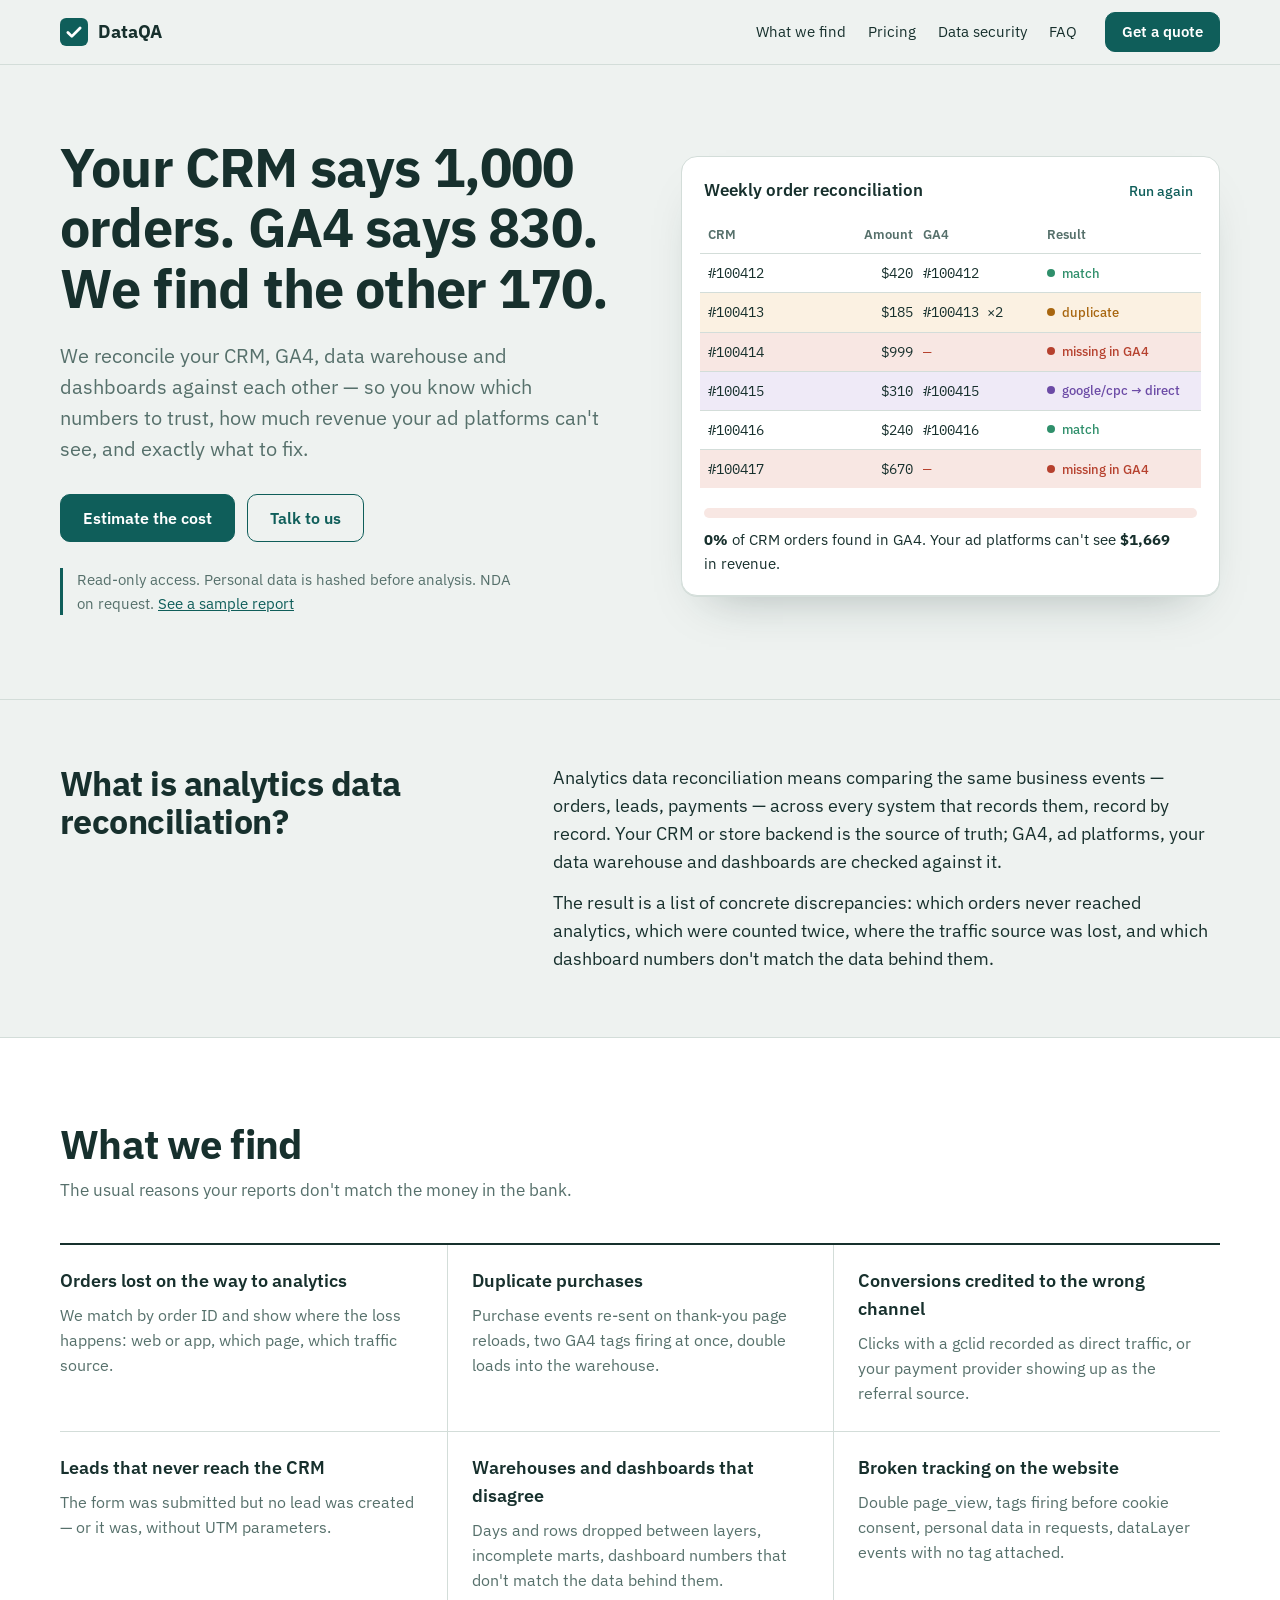
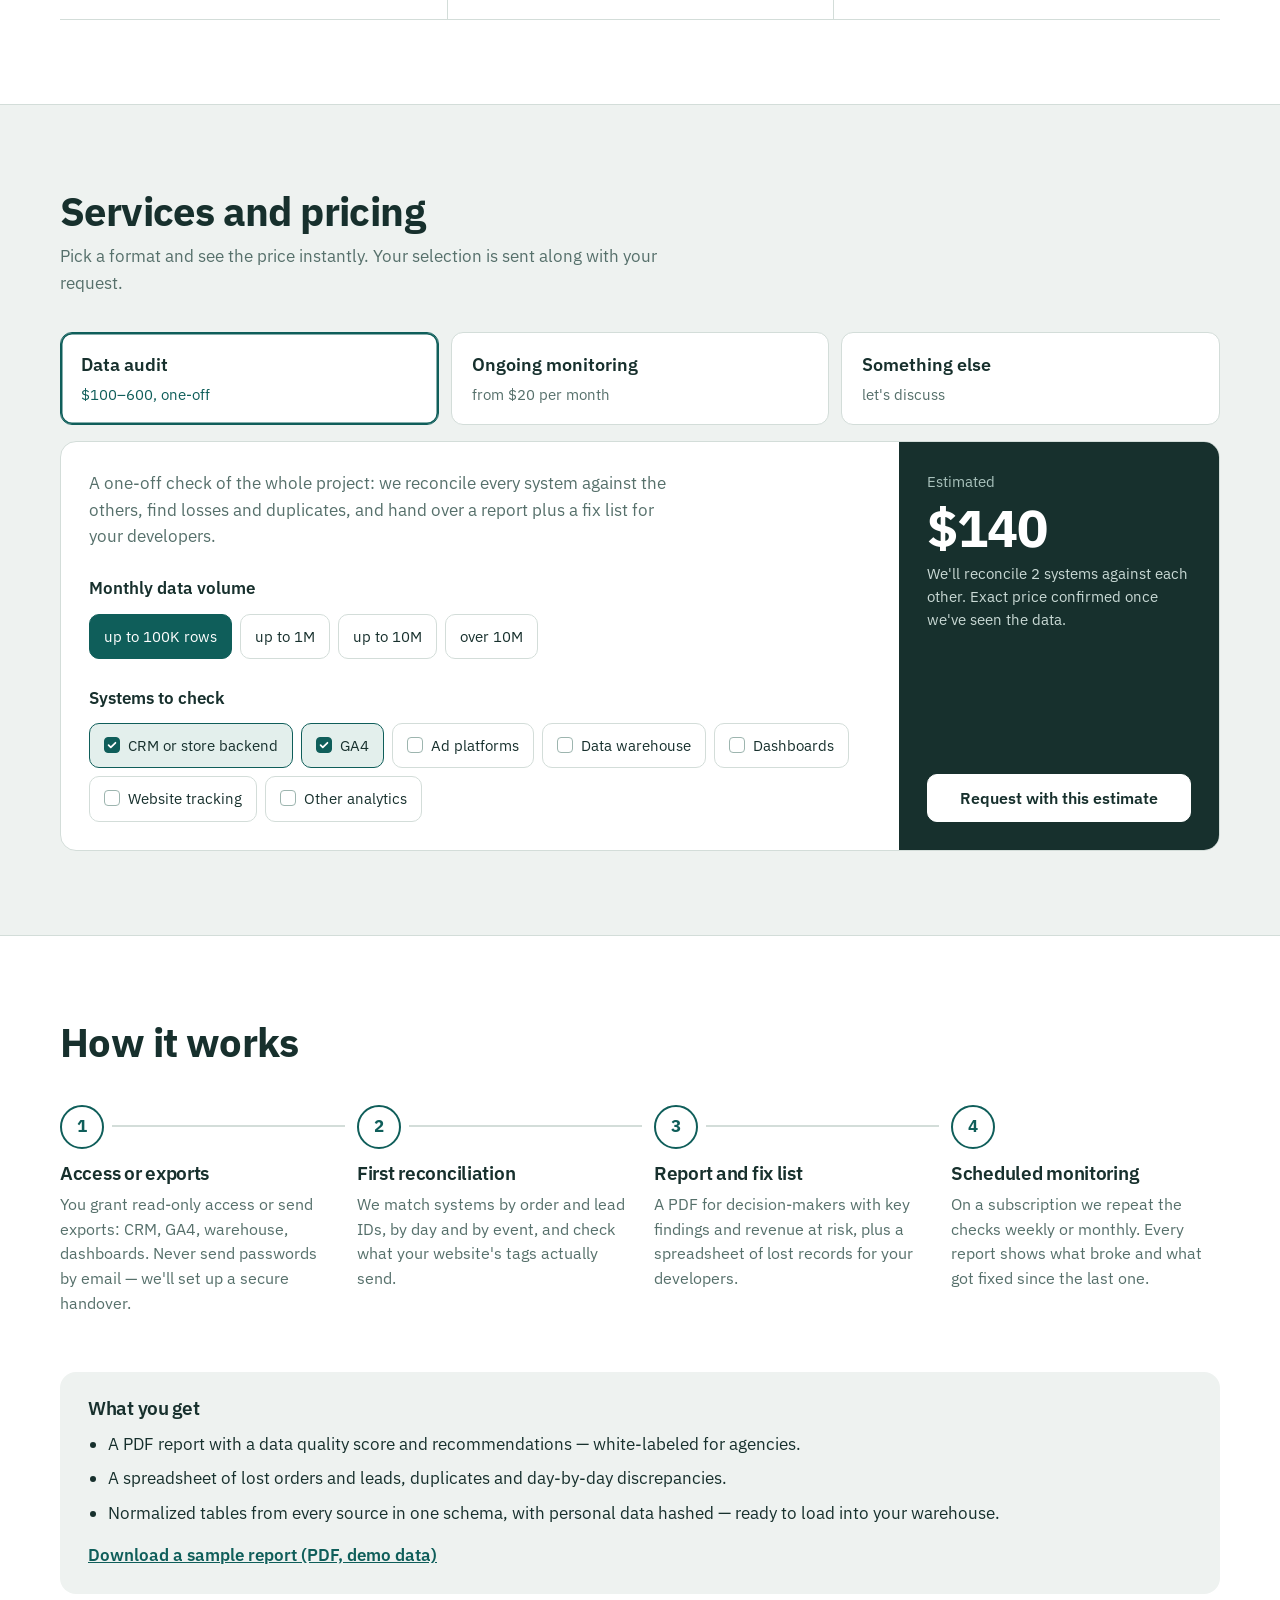
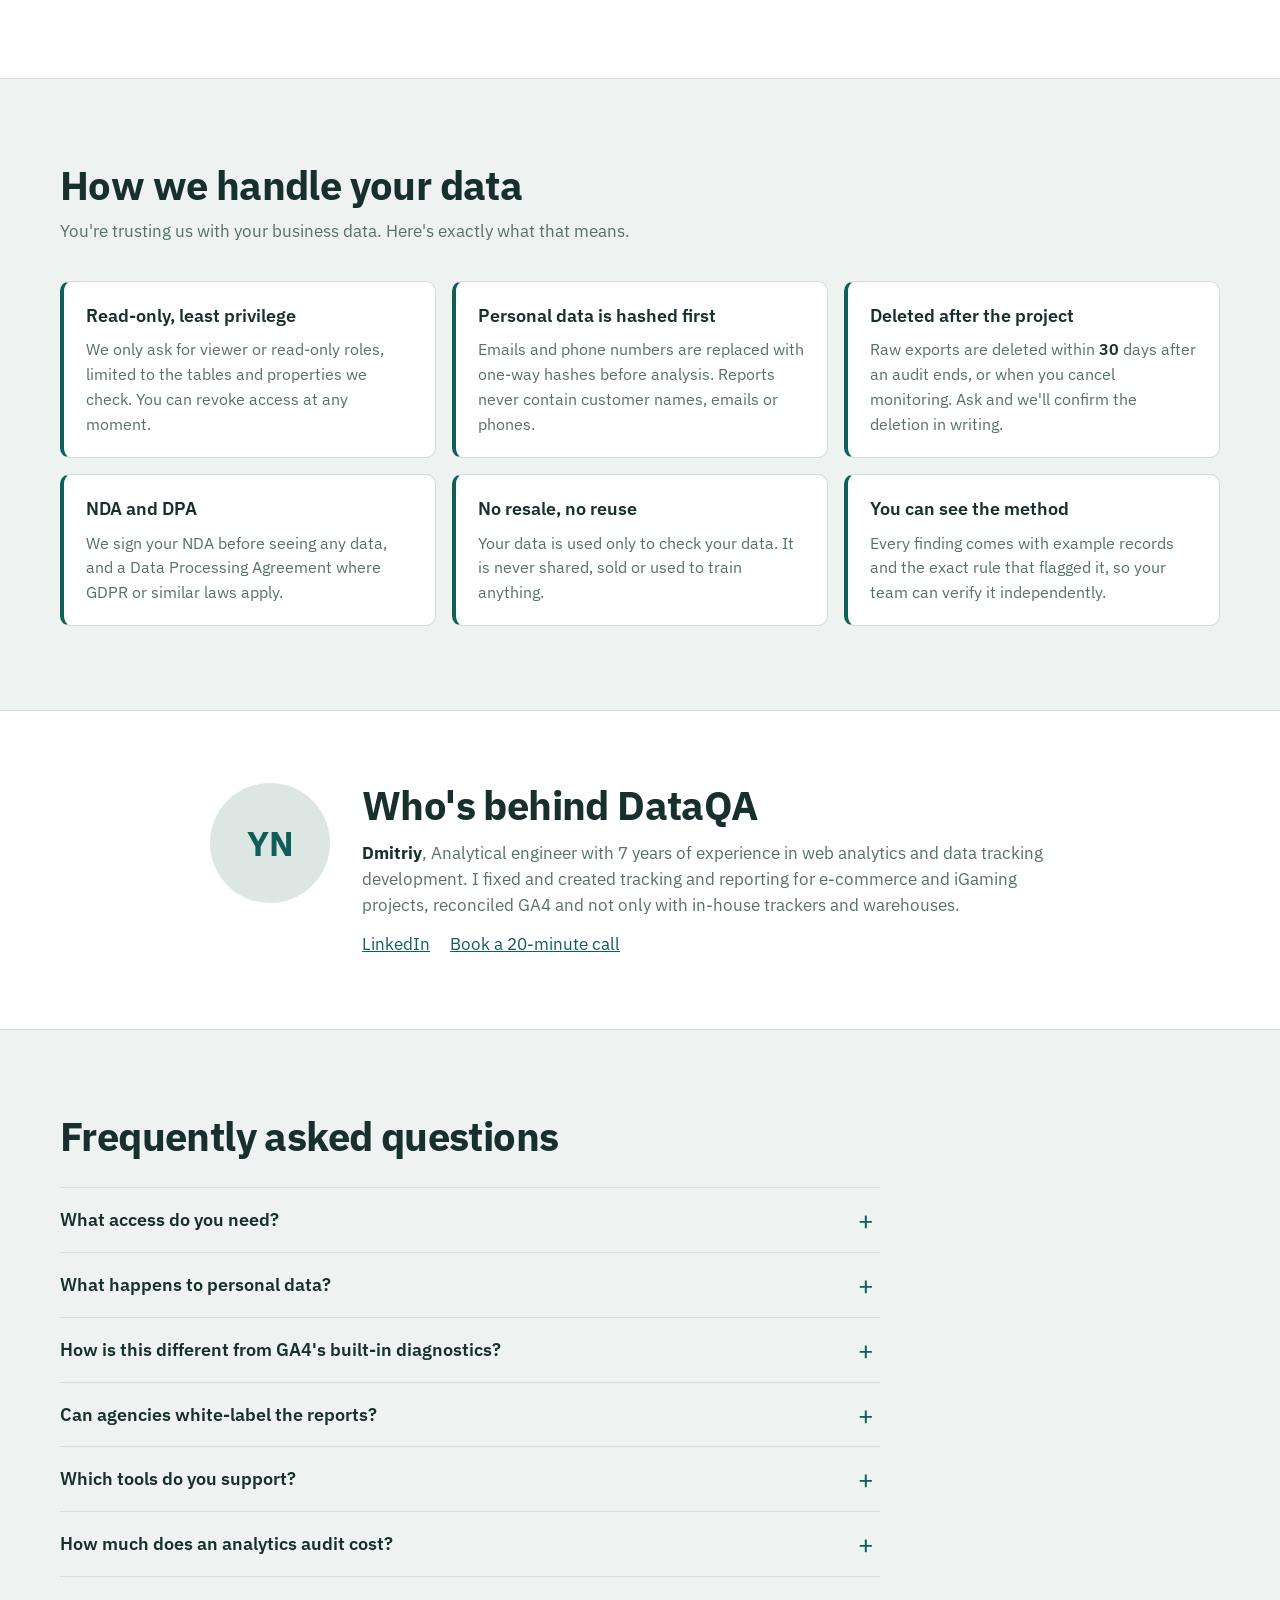
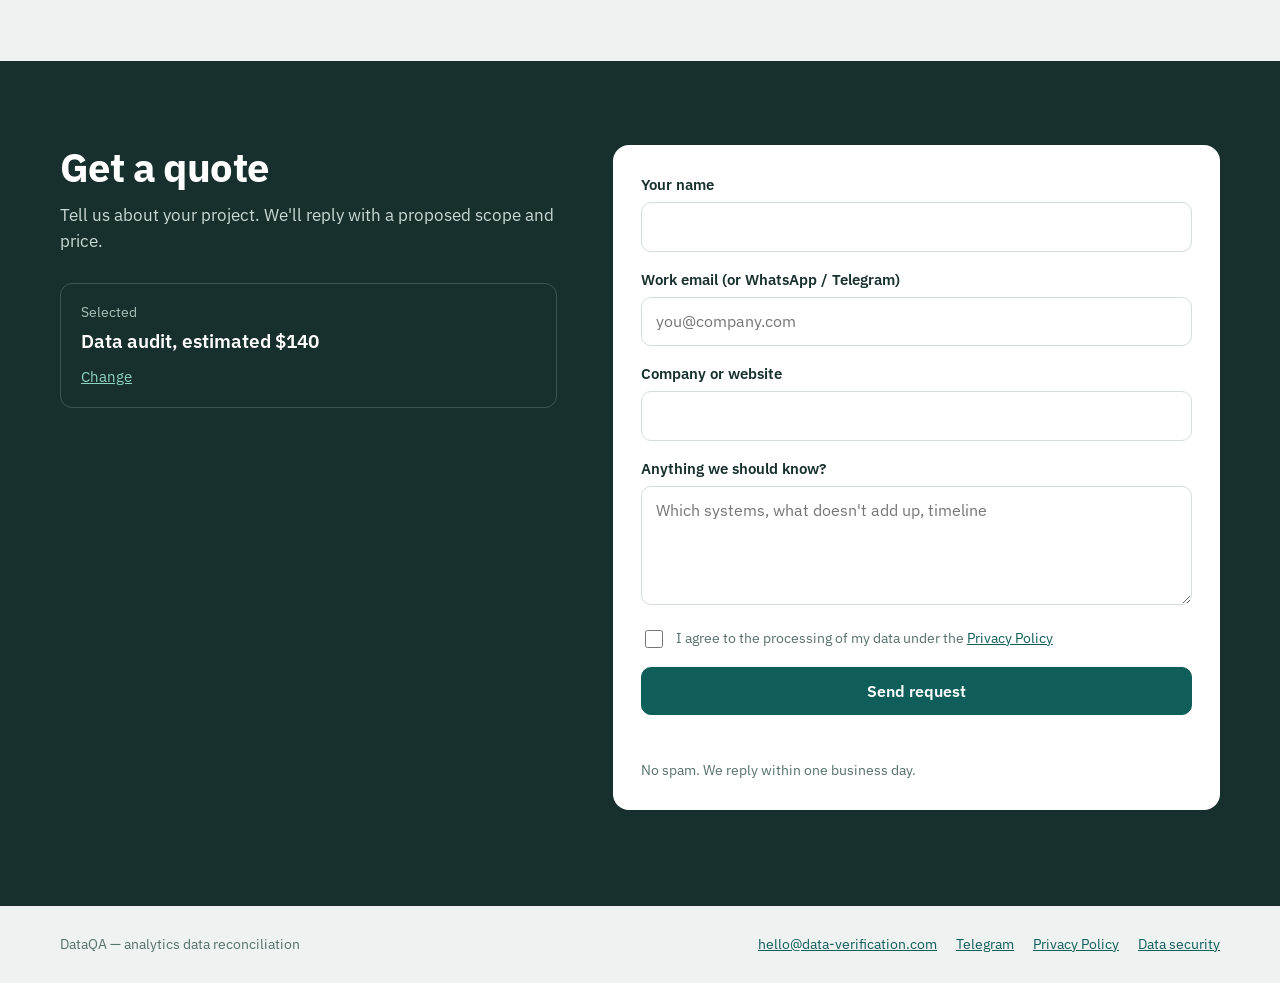
<file: index.html>
<!doctype html>
<html lang="en">
<head>
  <meta charset="utf-8">
  <meta name="viewport" content="width=device-width, initial-scale=1">
  <title>DataQA — Analytics data reconciliation for agencies and online stores</title>
  <meta name="description" content="We reconcile your CRM, GA4, data warehouse and dashboards against each other. Find lost orders, duplicate purchases and missing traffic sources. One-off audit $100–600, ongoing monitoring from $20/month.">
  <link rel="canonical" href="https://vaitern1.github.io/site/">
  <meta name="robots" content="index, follow, max-snippet:-1">
  <meta property="og:type" content="website">
  <meta property="og:url" content="https://vaitern1.github.io/site/">
  <meta property="og:title" content="DataQA — find the orders your analytics never counted">
  <meta property="og:description" content="Reconcile CRM, GA4, warehouse and dashboards. Audit from $100, monitoring from $20/month.">
  <meta name="twitter:card" content="summary">
  <link rel="icon" href="data:image/svg+xml,<svg xmlns='http://www.w3.org/2000/svg' viewBox='0 0 32 32'><rect width='32' height='32' rx='7' fill='%230F5E5A'/><path d='M9 16.5l4.5 4.5L23 11.5' stroke='white' stroke-width='3.2' fill='none' stroke-linecap='round' stroke-linejoin='round'/></svg>">
  <link rel="preconnect" href="https://fonts.googleapis.com">
  <link rel="preconnect" href="https://fonts.gstatic.com" crossorigin>
  <link href="https://fonts.googleapis.com/css2?family=IBM+Plex+Mono:wght@400;500&family=IBM+Plex+Sans:wght@400;500;600;700&display=swap" rel="stylesheet">
  <link rel="stylesheet" href="styles.css">

  <!-- Structured data: helps Google and AI assistants understand the service, prices and FAQ.
       Domain and contacts: data-verification.com — to switch zone run ./set-domain.sh -->
  <script type="application/ld+json">
  {
    "@context": "https://schema.org",
    "@graph": [
      {
        "@type": "ProfessionalService",
        "@id": "https://vaitern1.github.io/site/#business",
        "name": "DataQA",
        "url": "https://vaitern1.github.io/site/",
        "description": "Analytics data reconciliation service. We compare CRM, GA4, ad platforms, data warehouses and dashboards against each other to find lost orders, duplicate purchases, missing traffic sources and broken tracking.",
        "areaServed": "Worldwide",
        "priceRange": "$20–$600",
        "email": "dmity91@gmail.com",
        "knowsAbout": ["GA4", "Google Analytics 4", "BigQuery", "data reconciliation", "conversion tracking", "Google Tag Manager", "data quality", "CRM attribution", "server-side tracking", "data warehouse QA"],
        "makesOffer": [
          {
            "@type": "Offer",
            "name": "Analytics data audit",
            "description": "One-off reconciliation of all systems in a project: CRM, GA4, ad platforms, warehouse, dashboards and on-site tracking. PDF report and fix list.",
            "priceSpecification": { "@type": "PriceSpecification", "minPrice": 100, "maxPrice": 600, "priceCurrency": "USD" }
          },
          {
            "@type": "Offer",
            "name": "Data quality monitoring — per report",
            "description": "Scheduled reconciliation of one report or dashboard against source data.",
            "priceSpecification": { "@type": "UnitPriceSpecification", "price": 20, "priceCurrency": "USD", "unitText": "per report per month" }
          },
          {
            "@type": "Offer",
            "name": "Data quality monitoring — whole project",
            "description": "Scheduled reconciliation of every system, warehouse layer, dashboard and on-site tracker in a project.",
            "priceSpecification": { "@type": "UnitPriceSpecification", "price": 150, "priceCurrency": "USD", "unitText": "per month" }
          }
        ]
      },
      {
        "@type": "FAQPage",
        "mainEntity": [
          { "@type": "Question", "name": "What access do you need?",
            "acceptedAnswer": { "@type": "Answer", "text": "Read-only access only: viewer role in GA4 or BigQuery, read-only CRM user, a warehouse user with SELECT on the tables we check. If you can't grant access, we work from exports in any format: CSV, Excel, JSON." } },
          { "@type": "Question", "name": "What happens to personal data?",
            "acceptedAnswer": { "@type": "Answer", "text": "It never reaches reports or normalized tables: emails and phone numbers are replaced with one-way hashes. Records can still be matched across systems by hash, but the original data cannot be restored." } },
          { "@type": "Question", "name": "How is this different from GA4's built-in diagnostics?",
            "acceptedAnswer": { "@type": "Answer", "text": "GA4 diagnostics only look at GA4. We compare GA4 with your CRM, warehouse, dashboards and what your website actually sends, order by order, and check your project's own business rules." } },
          { "@type": "Question", "name": "Can agencies white-label the reports?",
            "acceptedAnswer": { "@type": "Answer", "text": "Yes. PDF reports carry your agency name, contact and brand color. Monitoring can be added one client project at a time." } },
          { "@type": "Question", "name": "How much does an analytics audit cost?",
            "acceptedAnswer": { "@type": "Answer", "text": "From $100 to $600 depending on data volume and the number of systems. Ongoing monitoring costs $20 per month per report or dashboard, or $150 per month for a whole project." } }
        ]
      }
    ]
  }
  </script>

  <!-- ================================================================
       TRACKING (in <head>): paste Google Tag Manager, GA4 (gtag.js),
       ad pixels or your own tracker here.
       The site pushes these events to window.dataLayer:
         service_select    — a service tab was chosen (service)
         calculator_change — the estimate changed (service, price)
         form_start        — the request form was started
         generate_lead     — the request was sent (lead_id, service, value, currency)
       Catch them in GTM with "Custom Event" triggers.
       ================================================================ -->

  <script src="config.js"></script>
</head>
<body>
  <!-- TRACKING (right after <body>): the <noscript> part of Google Tag Manager goes here -->

  <a class="skip" href="#main">Skip to content</a>

  <header class="top">
    <div class="wrap top__in">
      <a class="logo" href="#" aria-label="DataQA — back to top">
        <svg viewBox="0 0 32 32" width="28" height="28" aria-hidden="true"><rect width="32" height="32" rx="7" fill="currentColor"/><path d="M9 16.5l4.5 4.5L23 11.5" stroke="#fff" stroke-width="3.2" fill="none" stroke-linecap="round" stroke-linejoin="round"/></svg>
        <span>DataQA</span>
      </a>
      <nav class="nav" aria-label="Sections">
        <a href="#finds">What we find</a>
        <a href="#services">Pricing</a>
        <a href="#security">Data security</a>
        <a href="#faq">FAQ</a>
      </nav>
      <a class="btn btn--small" href="#lead">Get a quote</a>
    </div>
  </header>

  <main id="main">
    <!-- HERO -->
    <section class="hero">
      <div class="wrap hero__in">
        <div class="hero__text">
          <h1>Your CRM says 1,000 orders. GA4 says 830. We find the other 170.</h1>
          <p class="hero__lead">We reconcile your CRM, GA4, data warehouse and dashboards against each other — so you know which numbers to trust, how much revenue your ad platforms can't see, and exactly what to fix.</p>
          <div class="hero__cta">
            <a class="btn" href="#services">Estimate the cost</a>
            <a class="btn btn--ghost" href="#lead">Talk to us</a>
          </div>
          <p class="hero__note">Read-only access. Personal data is hashed before analysis. NDA on request. <a href="sample-report.pdf" target="_blank" rel="noopener">See a sample report</a></p>
        </div>

        <figure class="ledger" aria-label="Example: reconciling CRM orders with GA4 purchases">
          <figcaption class="ledger__head">
            <span>Weekly order reconciliation</span>
            <button class="ledger__replay" type="button" id="replay">Run again</button>
          </figcaption>
          <div class="ledger__cols" role="table">
            <div class="ledger__row ledger__row--h" role="row">
              <span role="columnheader">CRM</span><span role="columnheader">Amount</span><span role="columnheader">GA4</span><span role="columnheader">Result</span>
            </div>
            <div class="ledger__row" role="row" data-state="ok"><span>#100412</span><span>$420</span><span>#100412</span><span class="st">match</span></div>
            <div class="ledger__row" role="row" data-state="dup"><span>#100413</span><span>$185</span><span>#100413 ×2</span><span class="st">duplicate</span></div>
            <div class="ledger__row" role="row" data-state="miss"><span>#100414</span><span>$999</span><span>—</span><span class="st">missing in GA4</span></div>
            <div class="ledger__row" role="row" data-state="src"><span>#100415</span><span>$310</span><span>#100415</span><span class="st">google/cpc → direct</span></div>
            <div class="ledger__row" role="row" data-state="ok"><span>#100416</span><span>$240</span><span>#100416</span><span class="st">match</span></div>
            <div class="ledger__row" role="row" data-state="miss"><span>#100417</span><span>$670</span><span>—</span><span class="st">missing in GA4</span></div>
          </div>
          <div class="ledger__sum">
            <div class="meter" aria-hidden="true"><i id="meter"></i></div>
            <p><b id="found">0%</b> of CRM orders found in GA4. Your ad platforms can't see <b>$1,669</b> in&nbsp;revenue.</p>
          </div>
        </figure>
      </div>
    </section>

    <!-- DEFINITION: written to be quotable by search and AI assistants -->
    <section class="define" id="what">
      <div class="wrap define__in">
        <h2>What is analytics data reconciliation?</h2>
        <div>
          <p>Analytics data reconciliation means comparing the same business events — orders, leads, payments — across every system that records them, record by record. Your CRM or store backend is the source of truth; GA4, ad platforms, your data warehouse and dashboards are checked against it.</p>
          <p>The result is a list of concrete discrepancies: which orders never reached analytics, which were counted twice, where the traffic source was lost, and which dashboard numbers don't match the data behind them.</p>
        </div>
      </div>
    </section>

    <!-- WHAT WE FIND -->
    <section class="finds" id="finds">
      <div class="wrap">
        <h2>What we find</h2>
        <p class="sub">The usual reasons your reports don't match the money in the bank.</p>
        <dl class="finds__list">
          <div><dt>Orders lost on the way to analytics</dt><dd>We match by order ID and show where the loss happens: web or app, which page, which traffic source.</dd></div>
          <div><dt>Duplicate purchases</dt><dd>Purchase events re-sent on thank-you page reloads, two GA4 tags firing at once, double loads into the warehouse.</dd></div>
          <div><dt>Conversions credited to the wrong channel</dt><dd>Clicks with a gclid recorded as direct traffic, or your payment provider showing up as the referral source.</dd></div>
          <div><dt>Leads that never reach the CRM</dt><dd>The form was submitted but no lead was created — or it was, without UTM parameters.</dd></div>
          <div><dt>Warehouses and dashboards that disagree</dt><dd>Days and rows dropped between layers, incomplete marts, dashboard numbers that don't match the data behind them.</dd></div>
          <div><dt>Broken tracking on the website</dt><dd>Double page_view, tags firing before cookie consent, personal data in requests, dataLayer events with no tag attached.</dd></div>
        </dl>
      </div>
    </section>

    <!-- SERVICES: INTERACTIVE ESTIMATE -->
    <section class="services" id="services">
      <div class="wrap">
        <h2>Services and pricing</h2>
        <p class="sub">Pick a format and see the price instantly. Your selection is sent along with your request.</p>

        <div class="picker" role="tablist" aria-label="Service">
          <button class="pick" role="tab" id="tab-audit" aria-controls="panel-audit" aria-selected="true" data-service="audit">
            <span class="pick__name">Data audit</span>
            <span class="pick__price">$100–600, one-off</span>
          </button>
          <button class="pick" role="tab" id="tab-sub" aria-controls="panel-sub" aria-selected="false" data-service="subscription">
            <span class="pick__name">Ongoing monitoring</span>
            <span class="pick__price">from $20 per month</span>
          </button>
          <button class="pick" role="tab" id="tab-custom" aria-controls="panel-custom" aria-selected="false" data-service="custom">
            <span class="pick__name">Something else</span>
            <span class="pick__price">let's discuss</span>
          </button>
        </div>

        <div class="panel" role="tabpanel" id="panel-audit" aria-labelledby="tab-audit">
          <div class="panel__body">
            <p class="panel__intro">A one-off check of the whole project: we reconcile every system against the others, find losses and duplicates, and hand over a report plus a fix list for your developers.</p>

            <fieldset class="field">
              <legend>Monthly data volume</legend>
              <div class="seg" id="volume">
                <label><input type="radio" name="volume" value="0" checked><span>up to 100K rows</span></label>
                <label><input type="radio" name="volume" value="1"><span>up to 1M</span></label>
                <label><input type="radio" name="volume" value="2"><span>up to 10M</span></label>
                <label><input type="radio" name="volume" value="3"><span>over 10M</span></label>
              </div>
            </fieldset>

            <fieldset class="field">
              <legend>Systems to check</legend>
              <div class="chips" id="tools">
                <label><input type="checkbox" value="CRM or store backend" checked><span>CRM or store backend</span></label>
                <label><input type="checkbox" value="GA4" checked><span>GA4</span></label>
                <label><input type="checkbox" value="Ad platforms"><span>Ad platforms</span></label>
                <label><input type="checkbox" value="Data warehouse"><span>Data warehouse</span></label>
                <label><input type="checkbox" value="Dashboards"><span>Dashboards</span></label>
                <label><input type="checkbox" value="Website tracking"><span>Website tracking</span></label>
                <label><input type="checkbox" value="Other analytics"><span>Other analytics</span></label>
              </div>
            </fieldset>
          </div>
          <aside class="total" aria-live="polite">
            <p class="total__label">Estimated</p>
            <p class="total__price"><span id="audit-price">$140</span></p>
            <p class="total__hint" id="audit-hint">We confirm the exact price once we've seen the data.</p>
            <button class="btn btn--wide" type="button" data-apply="audit">Request with this estimate</button>
          </aside>
        </div>

        <div class="panel" role="tabpanel" id="panel-sub" aria-labelledby="tab-sub" hidden>
          <div class="panel__body">
            <p class="panel__intro">We re-run the checks on a schedule and send a report: what broke, what got fixed since last time, and what to do next.</p>

            <fieldset class="field">
              <legend>What we monitor</legend>
              <div class="plans" id="plan">
                <label class="plan">
                  <input type="radio" name="plan" value="reports" checked>
                  <span class="plan__body">
                    <span class="plan__name">Individual reports or dashboards</span>
                    <span class="plan__price">$20 per month each</span>
                  </span>
                </label>
                <label class="plan">
                  <input type="radio" name="plan" value="project">
                  <span class="plan__body">
                    <span class="plan__name">Whole project</span>
                    <span class="plan__price">$150 per month</span>
                  </span>
                </label>
              </div>
            </fieldset>

            <div class="field" id="reports-field">
              <label class="field__label" for="reports">Number of reports or dashboards</label>
              <div class="stepper">
                <button type="button" class="stepper__btn" data-step="-1" aria-label="Fewer">−</button>
                <input id="reports" type="number" min="1" max="50" value="3" inputmode="numeric">
                <button type="button" class="stepper__btn" data-step="1" aria-label="More">+</button>
              </div>
            </div>
          </div>
          <aside class="total" aria-live="polite">
            <p class="total__label">Per month</p>
            <p class="total__price"><span id="sub-price">$60</span></p>
            <p class="total__hint" id="sub-hint">Each report or dashboard is checked against its source data.</p>
            <button class="btn btn--wide" type="button" data-apply="subscription">Request with this estimate</button>
          </aside>
        </div>

        <div class="panel" role="tabpanel" id="panel-custom" aria-labelledby="tab-custom" hidden>
          <div class="panel__body">
            <p class="panel__intro">Need something specific — a one-off check of a single report, validating a new tracker against GA4, or setting up scheduled checks on your own servers? Describe it and we'll suggest a format and price.</p>
            <label class="field__label" for="custom-text">What should we check?</label>
            <textarea id="custom-text" rows="5" placeholder="Example: since our last release GA4 shows 20% fewer purchases than Shopify. We want to know where they're lost."></textarea>
          </div>
          <aside class="total">
            <p class="total__label">Price</p>
            <p class="total__price">let's discuss</p>
            <p class="total__hint">We'll reply with a proposed scope and price.</p>
            <button class="btn btn--wide" type="button" data-apply="custom">Continue to request</button>
          </aside>
        </div>
      </div>
    </section>

    <!-- HOW IT WORKS -->
    <section class="process" id="process">
      <div class="wrap">
        <h2>How it works</h2>
        <ol class="steps">
          <li><h3>Access or exports</h3><p>You grant read-only access or send exports: CRM, GA4, warehouse, dashboards. Never send passwords by email — we'll set up a secure handover.</p></li>
          <li><h3>First reconciliation</h3><p>We match systems by order and lead IDs, by day and by event, and check what your website's tags actually send.</p></li>
          <li><h3>Report and fix list</h3><p>A PDF for decision-makers with key findings and revenue at risk, plus a spreadsheet of lost records for your developers.</p></li>
          <li><h3>Scheduled monitoring</h3><p>On a subscription we repeat the checks weekly or monthly. Every report shows what broke and what got fixed since the last one.</p></li>
        </ol>
        <div class="deliver">
          <h3>What you get</h3>
          <ul>
            <li>A PDF report with a data quality score and recommendations — white-labeled for agencies.</li>
            <li>A spreadsheet of lost orders and leads, duplicates and day-by-day discrepancies.</li>
            <li>Normalized tables from every source in one schema, with personal data hashed — ready to load into your warehouse.</li>
          </ul>
          <p class="deliver__sample"><a href="sample-report.pdf" target="_blank" rel="noopener">Download a sample report (PDF, demo data)</a></p>
        </div>
      </div>
    </section>

    <!-- DATA SECURITY: trust section -->
    <section class="security" id="security">
      <div class="wrap">
        <h2>How we handle your data</h2>
        <p class="sub">You're trusting us with your business data. Here's exactly what that means.</p>
        <dl class="security__list">
          <div><dt>Read-only, least privilege</dt><dd>We only ask for viewer or read-only roles, limited to the tables and properties we check. You can revoke access at any moment.</dd></div>
          <div><dt>Personal data is hashed first</dt><dd>Emails and phone numbers are replaced with one-way hashes before analysis. Reports never contain customer names, emails or phones.</dd></div>
          <div><dt>Deleted after the project</dt><dd>Raw exports are deleted within <span class="ph">30</span> days after an audit ends, or when you cancel monitoring. Ask and we'll confirm the deletion in writing.</dd></div>
          <div><dt>NDA and DPA</dt><dd>We sign your NDA before seeing any data, and a Data Processing Agreement where GDPR or similar laws apply.</dd></div>
          <div><dt>No resale, no reuse</dt><dd>Your data is used only to check your data. It is never shared, sold or used to train anything.</dd></div>
          <div><dt>You can see the method</dt><dd>Every finding comes with example records and the exact rule that flagged it, so your team can verify it independently.</dd></div>
        </dl>
      </div>
    </section>

    <!-- ABOUT: a real person builds trust — replace with your details -->
    <section class="about" id="about">
      <div class="wrap about__in">
        <div class="about__photo" aria-hidden="true">YN</div>
        <div>
          <h2>Who's behind DataQA</h2>
          <p><b>Dmitriy</b>, Analytical engineer with 7 years of experience in web analytics and data tracking development. I fixed and created tracking and reporting for e-commerce and iGaming projects, reconciled GA4 and not only with in-house trackers and warehouses.</p>
          <p><a href="https://www.linkedin.com/in/dmitron" rel="me">LinkedIn</a> <a href="#lead">Book a 20-minute call</a></p>
        </div>
      </div>
    </section>

    <!-- FAQ -->
    <section class="faq" id="faq">
      <div class="wrap">
        <h2>Frequently asked questions</h2>
        <details><summary>What access do you need?</summary><p>Read-only access only: viewer role in GA4 or BigQuery, a read-only CRM user, a warehouse user with SELECT on the tables we check. If you can't grant access, we work from exports in any format: CSV, Excel, JSON.</p></details>
        <details><summary>What happens to personal data?</summary><p>It never reaches reports or normalized tables: emails and phone numbers are replaced with one-way hashes. Records can still be matched across systems by hash, but the original data cannot be restored.</p></details>
        <details><summary>How is this different from GA4's built-in diagnostics?</summary><p>GA4 diagnostics only look at GA4. We compare GA4 with your CRM, warehouse, dashboards and what your website actually sends, order by order, and check your project's own business rules.</p></details>
        <details><summary>Can agencies white-label the reports?</summary><p>Yes. PDF reports carry your agency name, contact and brand color. Monitoring can be added one client project at a time.</p></details>
        <details><summary>Which tools do you support?</summary><p>GA4 and BigQuery exports, Google Ads and Meta, HubSpot, Salesforce, Shopify, WooCommerce, custom CRMs, PostgreSQL, MySQL, ClickHouse, Snowflake, Looker Studio, Power BI, Metabase, Google Tag Manager and in-house trackers. Anything that can be exported or queried by SQL or API can be reconciled.</p></details>
        <details><summary>How much does an analytics audit cost?</summary><p>From $100 to $600 depending on data volume and the number of systems. Ongoing monitoring costs $20 per month per report or dashboard, or $150 per month for a whole project.</p></details>
      </div>
    </section>

    <!-- REQUEST FORM -->
    <section class="lead" id="lead">
      <div class="wrap lead__in">
        <div class="lead__text">
          <h2>Get a quote</h2>
          <p>Tell us about your project. We'll reply with a proposed scope and price.</p>
          <div class="choice" id="choice" aria-live="polite">
            <p class="choice__label">Selected</p>
            <p class="choice__value" id="choice-text">Data audit, estimated $140</p>
            <a href="#services" class="choice__edit">Change</a>
          </div>
        </div>

        <form class="form" id="lead-form" novalidate>
          <div class="form__row">
            <label for="f-name">Your name</label>
            <input id="f-name" name="name" autocomplete="name" required>
          </div>
          <div class="form__row">
            <label for="f-contact">Work email (or WhatsApp / Telegram)</label>
            <input id="f-contact" name="contact" autocomplete="email" required placeholder="you@company.com">
          </div>
          <div class="form__row">
            <label for="f-company">Company or website</label>
            <input id="f-company" name="company" autocomplete="organization">
          </div>
          <div class="form__row">
            <label for="f-message">Anything we should know?</label>
            <textarea id="f-message" name="message" rows="4" placeholder="Which systems, what doesn't add up, timeline"></textarea>
          </div>

          <!-- hidden fields: selected service and lead source (UTM, click IDs) -->
          <input type="hidden" name="service">
          <input type="hidden" name="estimate">
          <input type="hidden" name="details">
          <input type="hidden" name="lead_id">
          <input type="hidden" name="utm_source"><input type="hidden" name="utm_medium"><input type="hidden" name="utm_campaign">
          <input type="hidden" name="utm_content"><input type="hidden" name="utm_term">
          <input type="hidden" name="gclid"><input type="hidden" name="yclid"><input type="hidden" name="fbclid">
          <input type="hidden" name="referrer"><input type="hidden" name="landing_page">
          <div class="hp" aria-hidden="true"><label>Leave empty<input name="website" tabindex="-1" autocomplete="off"></label></div>

          <label class="check">
            <input type="checkbox" name="consent" required>
            <span>I agree to the processing of my data under the <a href="privacy.html" target="_blank" rel="noopener">Privacy Policy</a></span>
          </label>

          <button class="btn btn--wide" type="submit" id="submit">Send request</button>
          <p class="form__status" id="status" role="status"></p>
          <p class="form__note">No spam. We reply within one business day.</p>
        </form>
      </div>
    </section>
  </main>

  <footer class="foot">
    <div class="wrap foot__in">
      <p>DataQA — analytics data reconciliation</p>
      <p><a id="foot-mail" href="mailto:hello@data-verification.com">hello@data-verification.com</a> <a id="foot-tg" href="https://t.me/example">Telegram</a> <a href="privacy.html">Privacy Policy</a> <a href="#security">Data security</a></p>
    </div>
  </footer>

  <script src="app.js"></script>

  <!-- TRACKING (before </body>): scripts that should load last (chat widgets, extra pixels) -->
</body>
</html>
</file>
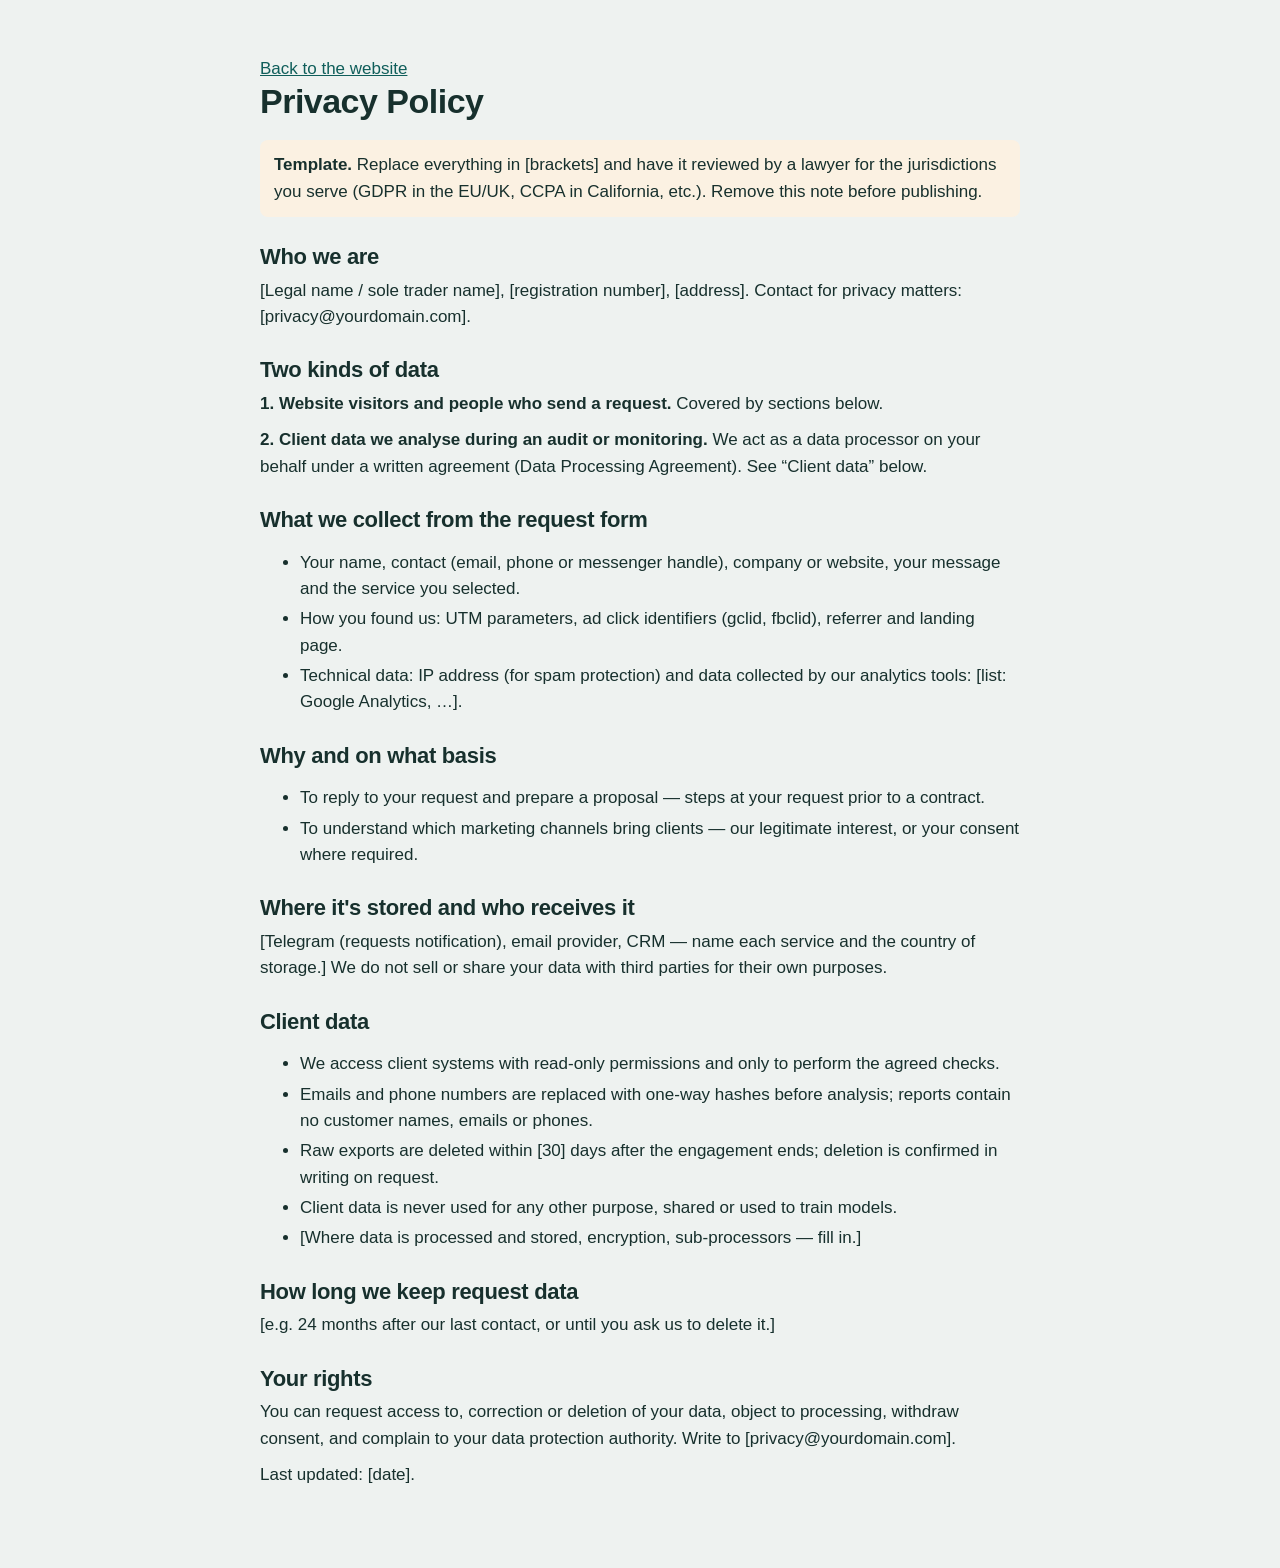
<file: privacy.html>
<!doctype html>
<html lang="en">
<head>
  <meta charset="utf-8"><meta name="viewport" content="width=device-width, initial-scale=1">
  <title>Privacy Policy — DataQA</title>
  <link rel="canonical" href="https://vaitern1.github.io/site/privacy.html">
  <link rel="stylesheet" href="styles.css">
  <style>.doc{max-width:760px;padding:56px 0 80px}.doc h1{font-size:34px;margin-bottom:20px}.doc h2{font-size:22px;margin:28px 0 8px}.doc p+p{margin-top:10px}.doc li{margin:4px 0}.tpl{background:#FBF1E2;padding:12px 14px;border-radius:8px}</style>
</head>
<body>
  <main class="wrap doc">
    <p><a href="index.html">Back to the website</a></p>
    <h1>Privacy Policy</h1>
    <p class="tpl"><b>Template.</b> Replace everything in [brackets] and have it reviewed by a lawyer for the jurisdictions you serve (GDPR in the EU/UK, CCPA in California, etc.). Remove this note before publishing.</p>

    <h2>Who we are</h2>
    <p>[Legal name / sole trader name], [registration number], [address]. Contact for privacy matters: [privacy@yourdomain.com].</p>

    <h2>Two kinds of data</h2>
    <p><b>1. Website visitors and people who send a request.</b> Covered by sections below.</p>
    <p><b>2. Client data we analyse during an audit or monitoring.</b> We act as a data processor on your behalf under a written agreement (Data Processing Agreement). See “Client data” below.</p>

    <h2>What we collect from the request form</h2>
    <ul>
      <li>Your name, contact (email, phone or messenger handle), company or website, your message and the service you selected.</li>
      <li>How you found us: UTM parameters, ad click identifiers (gclid, fbclid), referrer and landing page.</li>
      <li>Technical data: IP address (for spam protection) and data collected by our analytics tools: [list: Google Analytics, …].</li>
    </ul>

    <h2>Why and on what basis</h2>
    <ul>
      <li>To reply to your request and prepare a proposal — steps at your request prior to a contract.</li>
      <li>To understand which marketing channels bring clients — our legitimate interest, or your consent where required.</li>
    </ul>

    <h2>Where it's stored and who receives it</h2>
    <p>[Telegram (requests notification), email provider, CRM — name each service and the country of storage.] We do not sell or share your data with third parties for their own purposes.</p>

    <h2>Client data</h2>
    <ul>
      <li>We access client systems with read-only permissions and only to perform the agreed checks.</li>
      <li>Emails and phone numbers are replaced with one-way hashes before analysis; reports contain no customer names, emails or phones.</li>
      <li>Raw exports are deleted within [30] days after the engagement ends; deletion is confirmed in writing on request.</li>
      <li>Client data is never used for any other purpose, shared or used to train models.</li>
      <li>[Where data is processed and stored, encryption, sub-processors — fill in.]</li>
    </ul>

    <h2>How long we keep request data</h2>
    <p>[e.g. 24 months after our last contact, or until you ask us to delete it.]</p>

    <h2>Your rights</h2>
    <p>You can request access to, correction or deletion of your data, object to processing, withdraw consent, and complain to your data protection authority. Write to [privacy@yourdomain.com].</p>

    <p>Last updated: [date].</p>
  </main>
</body>
</html>
</file>
<file: styles.css>
/* DataQA — landing page styles */
:root {
  --paper: #EEF2F0;
  --surface: #FFFFFF;
  --ink: #17302D;
  --muted: #56706B;
  --line: #D3DDD9;
  --teal: #0F5E5A;
  --teal-ink: #0A4542;
  --ok: #2F8F6B;
  --miss: #B6412E;
  --dup: #A8660F;
  --src: #6C4BA6;
  --sans: "IBM Plex Sans", "Segoe UI", Roboto, Arial, sans-serif;
  --mono: "IBM Plex Mono", ui-monospace, "SFMono-Regular", Consolas, monospace;
  --r: 12px;
}
* { box-sizing: border-box; }
html { scroll-behavior: smooth; scroll-padding-top: 80px; }
body { margin: 0; font: 400 17px/1.55 var(--sans); color: var(--ink); background: var(--paper); -webkit-font-smoothing: antialiased; }
img, svg { max-width: 100%; }
a { color: var(--teal); }
h1, h2, h3 { margin: 0; line-height: 1.12; letter-spacing: -0.015em; }
h2 { font-size: clamp(28px, 3.4vw, 40px); font-weight: 700; }
h3 { font-size: 19px; font-weight: 600; }
p { margin: 0; }
.wrap { width: min(1160px, 100% - 40px); margin-inline: auto; }
.sub { color: var(--muted); margin-top: 10px; max-width: 62ch; }
.skip { position: absolute; left: -999px; top: 8px; background: var(--ink); color: #fff; padding: 8px 12px; border-radius: 8px; z-index: 50; }
.skip:focus { left: 8px; }
:focus-visible { outline: 3px solid #5CB8A6; outline-offset: 2px; border-radius: 6px; }

/* buttons */
.btn { display: inline-flex; align-items: center; justify-content: center; gap: 8px; min-height: 48px; padding: 0 22px;
  font: 600 16px/1.25 var(--sans); color: #fff; background: var(--teal); text-align: center; padding-block: 10px; border: 1.5px solid var(--teal); border-radius: 10px;
  text-decoration: none; cursor: pointer; transition: background .15s, border-color .15s; }
.btn:hover { background: var(--teal-ink); border-color: var(--teal-ink); }
.btn--ghost { background: transparent; color: var(--teal); }
.btn--ghost:hover { background: rgba(15, 94, 90, .08); color: var(--teal-ink); }
.btn--small { min-height: 40px; padding: 0 16px; font-size: 15px; }
.btn--wide { width: 100%; }
.btn[disabled] { opacity: .6; cursor: progress; }

/* header */
.top { position: sticky; top: 0; z-index: 20; background: rgba(238, 242, 240, .92); backdrop-filter: blur(8px); border-bottom: 1px solid var(--line); }
.top__in { display: flex; align-items: center; gap: 28px; min-height: 64px; }
.logo { display: inline-flex; align-items: center; gap: 10px; color: var(--teal); text-decoration: none; font-weight: 700; font-size: 18px; }
.logo span { color: var(--ink); }
.nav { display: flex; gap: 22px; margin-left: auto; }
.nav a { color: var(--ink); text-decoration: none; font-size: 15px; }
.nav a:hover { color: var(--teal); }

/* hero */
.hero { padding: 72px 0 84px; }
.hero__in { display: grid; grid-template-columns: 1.05fr 1fr; gap: 56px; align-items: center; }
.hero h1 { font-size: clamp(34px, 4.3vw, 54px); font-weight: 700; max-width: 20ch; }
.hero__lead { font-size: 20px; color: var(--muted); margin-top: 22px; max-width: 46ch; }
.hero__cta { display: flex; flex-wrap: wrap; gap: 12px; margin-top: 30px; }
.hero__note { margin-top: 26px; font-size: 15px; color: var(--muted); max-width: 52ch; padding-left: 14px; border-left: 3px solid var(--teal); }

/* reconciliation ledger — the signature element */
.ledger { margin: 0; background: var(--surface); border: 1px solid var(--line); border-radius: 16px; padding: 18px 18px 20px;
  box-shadow: 0 1px 0 var(--line), 0 24px 48px -28px rgba(23, 48, 45, .35); }
.ledger__head { display: flex; justify-content: space-between; align-items: baseline; gap: 12px; font-weight: 600; padding: 2px 4px 12px; }
.ledger__replay { font: 500 14px var(--sans); color: var(--teal); background: none; border: 0; cursor: pointer; padding: 4px; }
.ledger__replay:hover { text-decoration: underline; }
.ledger__cols { font: 400 14px/1.3 var(--mono); }
.ledger__row { display: grid; grid-template-columns: 1fr .8fr 1.05fr 1.35fr; gap: 10px; align-items: center; padding: 10px 8px;
  border-top: 1px solid var(--line); transition: background .35s; }
.ledger__row span:nth-child(2) { text-align: right; }
.ledger__row--h { font: 600 13px var(--sans); color: var(--muted); border-top: 0; }
.ledger__row .st { font: 500 13px var(--sans); color: var(--muted); }
.ledger__row.is-checked[data-state="ok"] .st { color: var(--ok); }
.ledger__row.is-checked[data-state="dup"] { background: #FBF1E2; } .ledger__row.is-checked[data-state="dup"] .st { color: var(--dup); }
.ledger__row.is-checked[data-state="miss"] { background: #F8E7E3; } .ledger__row.is-checked[data-state="miss"] .st { color: var(--miss); }
.ledger__row.is-checked[data-state="miss"] span:nth-child(3) { color: var(--miss); }
.ledger__row.is-checked[data-state="src"] { background: #EFEAF7; } .ledger__row.is-checked[data-state="src"] .st { color: var(--src); }
.ledger__row .st::before { content: ""; display: inline-block; width: 8px; height: 8px; border-radius: 50%; margin-right: 7px; background: var(--line); vertical-align: 1px; }
.ledger__row.is-checked[data-state="ok"] .st::before { background: var(--ok); }
.ledger__row.is-checked[data-state="dup"] .st::before { background: var(--dup); }
.ledger__row.is-checked[data-state="miss"] .st::before { background: var(--miss); }
.ledger__row.is-checked[data-state="src"] .st::before { background: var(--src); }
.ledger__row:not(.is-checked) .st { opacity: .35; }
.ledger__sum { margin-top: 16px; padding: 4px 4px 0; }
.ledger__sum p { font-size: 15px; margin-top: 10px; }
.meter { height: 10px; background: #F8E7E3; border-radius: 99px; overflow: hidden; }
.meter i { display: block; height: 100%; width: 0; background: var(--ok); border-radius: inherit; transition: width .9s ease; }

/* what we find */
.finds { padding: 84px 0; background: var(--surface); border-block: 1px solid var(--line); }
.finds__list { display: grid; grid-template-columns: repeat(3, 1fr); gap: 0; margin: 40px 0 0; border-top: 2px solid var(--ink); }
.finds__list > div { padding: 22px 24px 26px 0; border-bottom: 1px solid var(--line); }
.finds__list > div:not(:nth-child(3n+1)) { padding-left: 24px; border-left: 1px solid var(--line); }
.finds__list dt { font-weight: 600; font-size: 18px; }
.finds__list dd { margin: 8px 0 0; color: var(--muted); font-size: 16px; }

/* services */
.services { padding: 84px 0; }
.picker { display: grid; grid-template-columns: repeat(3, 1fr); gap: 12px; margin-top: 36px; }
.pick { text-align: left; padding: 18px 20px; background: var(--surface); border: 1.5px solid var(--line); border-radius: var(--r);
  font: inherit; color: inherit; cursor: pointer; display: grid; gap: 4px; transition: border-color .15s, box-shadow .15s; }
.pick:hover { border-color: #9DB5AF; }
.pick[aria-selected="true"] { border-color: var(--teal); box-shadow: inset 0 0 0 1.5px var(--teal); }
.pick__name { font-weight: 600; font-size: 18px; }
.pick__price { color: var(--muted); font-size: 15px; }
.pick[aria-selected="true"] .pick__price { color: var(--teal); }
.panel { display: grid; grid-template-columns: 1fr 320px; gap: 0; margin-top: 16px; background: var(--surface);
  border: 1px solid var(--line); border-radius: 16px; overflow: hidden; }
.panel[hidden] { display: none; }
.panel__body { padding: 28px; display: grid; gap: 26px; align-content: start; }
.panel__intro { color: var(--muted); max-width: 60ch; }
.field { border: 0; padding: 0; margin: 0; min-width: 0; }
.field legend, .field__label { font-weight: 600; margin-bottom: 12px; display: block; padding: 0; }
.seg { display: flex; flex-wrap: wrap; gap: 8px; }
.seg label, .chips label { position: relative; }
.seg input, .chips input, .plan input { position: absolute; opacity: 0; width: 1px; height: 1px; }
.seg span, .chips span { display: inline-block; padding: 10px 14px; border: 1.5px solid var(--line); border-radius: 10px; cursor: pointer; font-size: 15px; background: var(--surface); }
.seg input:checked + span { border-color: var(--teal); background: var(--teal); color: #fff; }
.chips { display: flex; flex-wrap: wrap; gap: 8px; }
.chips span::before { content: ""; display: inline-block; width: 14px; height: 14px; margin-right: 8px; border: 1.5px solid #9DB5AF; border-radius: 4px; vertical-align: -2px; }
.chips input:checked + span { border-color: var(--teal); background: #E3EFEC; }
.chips input:checked + span::before { background: var(--teal) url("data:image/svg+xml,%3Csvg xmlns='http://www.w3.org/2000/svg' viewBox='0 0 14 14'%3E%3Cpath d='M3 7.2l2.6 2.6L11 4.4' stroke='white' stroke-width='2' fill='none' stroke-linecap='round' stroke-linejoin='round'/%3E%3C/svg%3E") center/12px no-repeat; border-color: var(--teal); }
.seg input:focus-visible + span, .chips input:focus-visible + span, .plan input:focus-visible + .plan__body { outline: 3px solid #5CB8A6; outline-offset: 2px; }
.plans { display: grid; grid-template-columns: 1fr 1fr; gap: 10px; }
.plan { position: relative; }
.plan__body { display: grid; gap: 4px; padding: 16px; border: 1.5px solid var(--line); border-radius: 10px; cursor: pointer; height: 100%; }
.plan__name { font-weight: 600; }
.plan__price { color: var(--muted); font-size: 15px; }
.plan input:checked + .plan__body { border-color: var(--teal); box-shadow: inset 0 0 0 1.5px var(--teal); }
.stepper { display: inline-flex; align-items: stretch; border: 1.5px solid var(--line); border-radius: 10px; overflow: hidden; }
.stepper__btn { width: 46px; font: 500 22px var(--sans); background: var(--paper); color: var(--ink); border: 0; cursor: pointer; }
.stepper__btn:hover { background: #E1E9E6; }
.stepper input { width: 72px; text-align: center; font: 600 18px var(--sans); border: 0; border-inline: 1.5px solid var(--line); color: var(--ink); -moz-appearance: textfield; }
.stepper input::-webkit-outer-spin-button, .stepper input::-webkit-inner-spin-button { -webkit-appearance: none; margin: 0; }
textarea, .form input:not([type="checkbox"]) { width: 100%; font: 400 16px/1.45 var(--sans); color: var(--ink); background: var(--surface);
  border: 1.5px solid var(--line); border-radius: 10px; padding: 12px 14px; }
textarea:focus, .form input:focus { border-color: var(--teal); outline: none; box-shadow: 0 0 0 3px rgba(15, 94, 90, .15); }
.total { background: var(--ink); color: #fff; padding: 28px; display: flex; flex-direction: column; gap: 8px; }
.total__label { color: #A9C2BC; font-size: 15px; }
.total__price { font-size: 52px; font-weight: 700; line-height: 1; letter-spacing: -0.02em; }
.total__hint { color: #C9D9D5; font-size: 15px; margin-bottom: auto; padding-bottom: 20px; }
.total .btn { background: #fff; color: var(--ink); border-color: #fff; }
.total .btn:hover { background: #E3EFEC; border-color: #E3EFEC; }

/* how it works */
.process { padding: 84px 0; background: var(--surface); border-block: 1px solid var(--line); }
.steps { list-style: none; counter-reset: s; padding: 0; margin: 40px 0 0; display: grid; grid-template-columns: repeat(4, 1fr); gap: 28px; }
.steps li { counter-increment: s; position: relative; padding-top: 58px; }
.steps li::before { content: counter(s); position: absolute; top: 0; left: 0; width: 40px; height: 40px; border-radius: 50%;
  display: grid; place-items: center; font-weight: 700; color: var(--teal); border: 2px solid var(--teal); }
.steps li:not(:last-child)::after { content: ""; position: absolute; top: 20px; left: 52px; right: -16px; height: 2px; background: var(--line); }
.steps p { color: var(--muted); margin-top: 8px; font-size: 16px; }
.deliver { margin-top: 56px; padding: 26px 28px; border-radius: 16px; background: var(--paper); }
.deliver ul { margin: 12px 0 0; padding-left: 20px; display: grid; gap: 8px; }

/* faq */
.faq { padding: 84px 0; }
.faq details { border-bottom: 1px solid var(--line); max-width: 820px; }
.faq details:first-of-type { margin-top: 28px; border-top: 1px solid var(--line); }
.faq summary { cursor: pointer; padding: 18px 40px 18px 0; font-weight: 600; font-size: 18px; list-style: none; position: relative; }
.faq summary::-webkit-details-marker { display: none; }
.faq summary::after { content: "+"; position: absolute; right: 6px; top: 12px; font-size: 26px; font-weight: 400; color: var(--teal); }
.faq details[open] summary::after { content: "−"; }
.faq details p { padding: 0 0 20px; color: var(--muted); max-width: 70ch; }

/* request form */
.lead { padding: 84px 0 96px; background: var(--ink); color: #fff; }
.lead__in { display: grid; grid-template-columns: .9fr 1.1fr; gap: 56px; align-items: start; }
.lead__text p { color: #C9D9D5; margin-top: 12px; }
.choice { margin-top: 28px; padding: 18px 20px; border: 1px solid #3C5753; border-radius: 12px; }
.choice__label { font-size: 14px; color: #A9C2BC !important; margin: 0 !important; }
.choice__value { font-size: 19px; font-weight: 600; color: #fff !important; margin-top: 4px !important; }
.choice__edit { display: inline-block; margin-top: 8px; color: #8FD3C3; font-size: 15px; }
.form { background: var(--surface); color: var(--ink); border-radius: 16px; padding: 28px; display: grid; gap: 16px; }
.form__row label { display: block; font-weight: 600; font-size: 15px; margin-bottom: 6px; }
.form .is-invalid { border-color: var(--miss) !important; }
.check { display: flex; gap: 10px; align-items: flex-start; font-size: 14px; color: var(--muted); }
.check input { width: 18px; height: 18px; margin-top: 2px; accent-color: var(--teal); flex: none; }
.check.is-invalid span { color: var(--miss); }
.form__status { min-height: 1.4em; font-size: 15px; }
.form__status.ok { color: var(--ok); font-weight: 600; }
.form__status.err { color: var(--miss); }
.hp { position: absolute; left: -9999px; height: 0; overflow: hidden; }

/* footer */
.foot { padding: 28px 0; font-size: 14px; color: var(--muted); }
.foot__in { display: flex; justify-content: space-between; flex-wrap: wrap; gap: 12px; }
.foot a { margin-left: 16px; }

/* responsive */
@media (max-width: 980px) {
  .hero__in, .lead__in { grid-template-columns: 1fr; gap: 40px; }
  .finds__list { grid-template-columns: 1fr 1fr; }
  .finds__list > div { padding: 22px 20px 24px 0 !important; border-left: 0 !important; }
  .finds__list > div:nth-child(even) { padding-left: 20px !important; border-left: 1px solid var(--line) !important; }
  .panel { grid-template-columns: 1fr; }
  .steps { grid-template-columns: 1fr 1fr; }
  .steps li::after { display: none; }
  .nav { display: none; }
  .top__in .btn { margin-left: auto; }
}
@media (max-width: 640px) {
  body { font-size: 16px; }
  .hero { padding: 44px 0 56px; }
  .picker, .plans, .finds__list, .steps { grid-template-columns: 1fr; }
  .finds__list > div:nth-child(even) { padding-left: 0 !important; border-left: 0 !important; }
  .ledger__row { grid-template-columns: .95fr .75fr 1fr; font-size: 13px; }
  .ledger__row .st { grid-column: 1 / -1; margin-top: -2px; }
  .ledger__row--h span:last-child { display: none; }
  .total__price { font-size: 44px; }
  .panel__body, .total, .form { padding: 22px; }
}
@media (prefers-reduced-motion: reduce) {
  html { scroll-behavior: auto; }
  .meter i, .ledger__row { transition: none; }
}
.logo, .btn--small, .ledger__replay { white-space: nowrap; }
@media (max-width: 640px) {
  .top__in { gap: 12px; }
  .logo { font-size: 16px; gap: 8px; }
  .logo svg { width: 24px; height: 24px; }
  .btn--small { padding: 0 12px; font-size: 14px; min-height: 38px; }
  .ledger { padding: 14px 12px 16px; }
}

/* definition block (quotable for search / AI) */
.define { padding: 64px 0; border-top: 1px solid var(--line); }
.define__in { display: grid; grid-template-columns: .8fr 1.2fr; gap: 48px; align-items: start; }
.define__in div { display: grid; gap: 14px; font-size: 18px; max-width: 66ch; }
.define h2 { font-size: clamp(26px, 3vw, 34px); }

/* data security */
.security { padding: 84px 0; }
.security__list { display: grid; grid-template-columns: repeat(3, 1fr); gap: 16px; margin: 36px 0 0; }
.security__list > div { background: var(--surface); border: 1px solid var(--line); border-left: 4px solid var(--teal); border-radius: 10px; padding: 20px 22px; }
.security__list dt { font-weight: 600; font-size: 18px; }
.security__list dd { margin: 8px 0 0; color: var(--muted); font-size: 16px; }
.ph { font-weight: 600; color: var(--ink); }

/* about */
.about { padding: 72px 0; background: var(--surface); border-block: 1px solid var(--line); }
.about__in { display: grid; grid-template-columns: 120px 1fr; gap: 32px; align-items: start; max-width: 860px; }
.about__photo { width: 120px; height: 120px; border-radius: 50%; background: #DCE7E3; color: var(--teal); display: grid; place-items: center; font-size: 34px; font-weight: 700; }
.about p { margin-top: 12px; color: var(--muted); }
.about p b { color: var(--ink); }
.about p a { margin-right: 16px; }
.form__note { font-size: 14px; color: var(--muted); margin-top: -8px; }

@media (max-width: 980px) {
  .define__in { grid-template-columns: 1fr; gap: 16px; }
  .security__list { grid-template-columns: 1fr 1fr; }
}
@media (max-width: 640px) {
  .security__list { grid-template-columns: 1fr; }
  .about__in { grid-template-columns: 1fr; }
  .about__photo { width: 88px; height: 88px; font-size: 26px; }
}

.deliver__sample { margin-top: 16px; font-weight: 600; }
</file>
